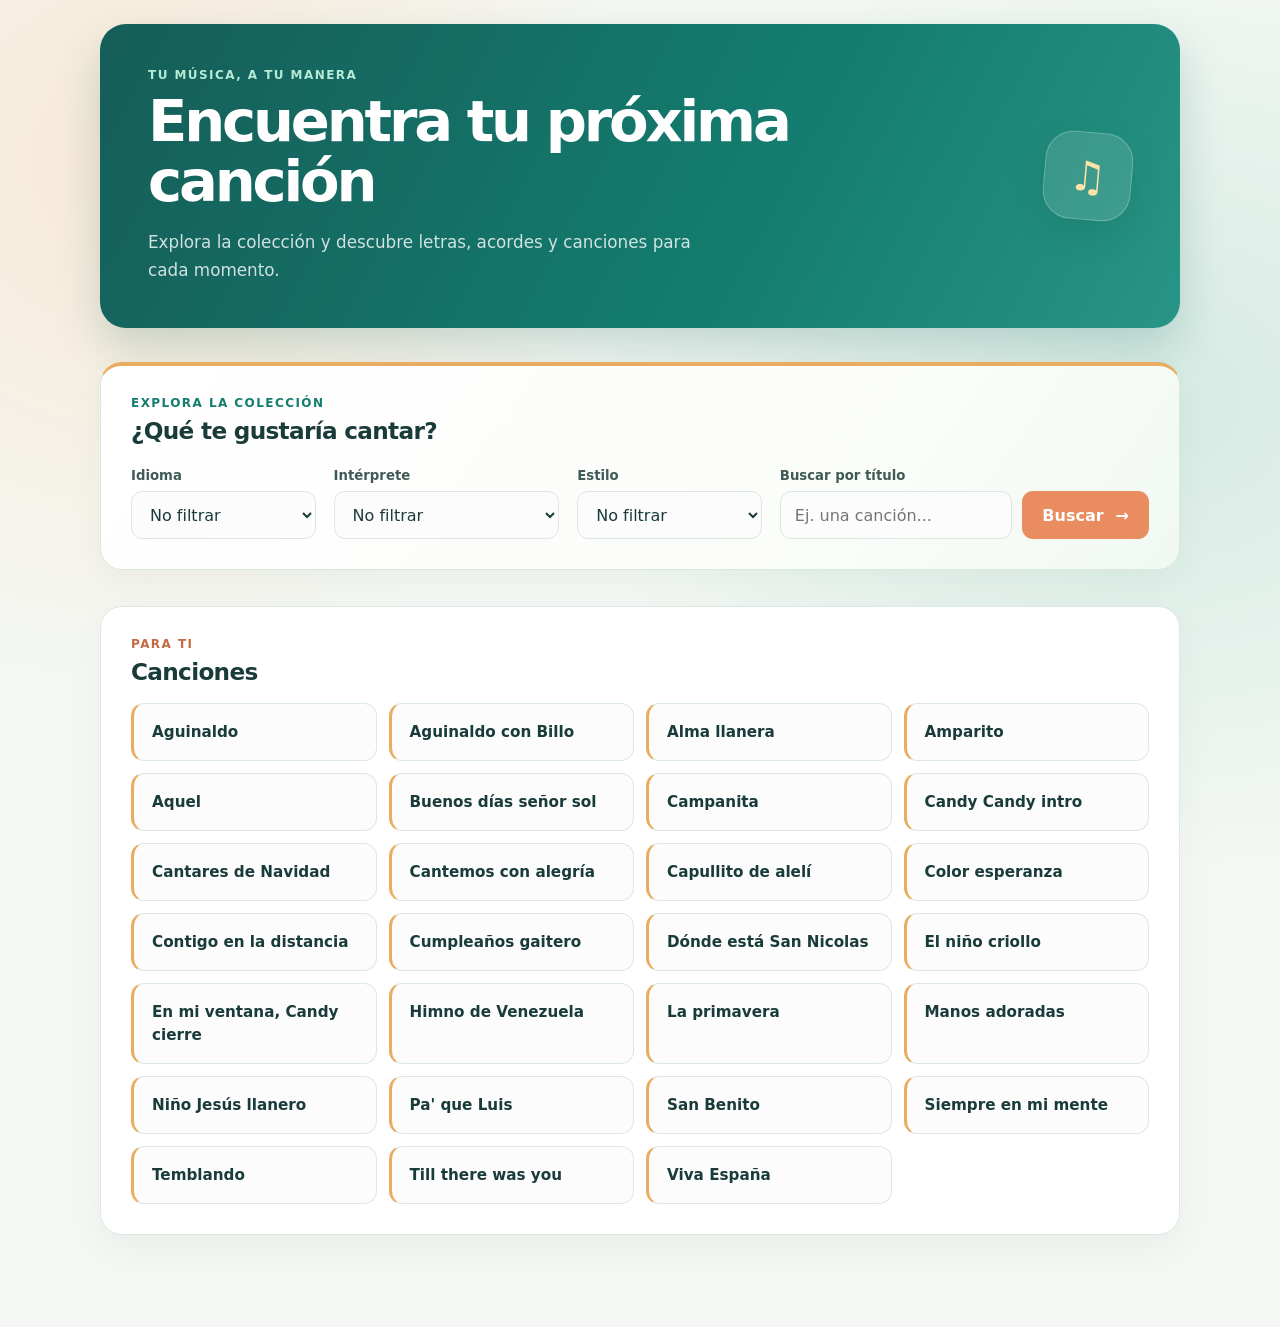
<file: index.html>
<!DOCTYPE html>
<html lang="es">
<head>
  <meta charset="UTF-8">
  <meta name="viewport" content="width=device-width, initial-scale=1">
  <title>Mis canciones</title>
  <link rel="stylesheet" href="style.css">
</head>
<body class="buscador-page">
  <header class="buscador-header">
    <div>
      <p class="buscador-eyebrow">Tu música, a tu manera</p>
      <h1>Encuentra tu próxima canción</h1>
      <p class="buscador-intro">Explora la colección y descubre letras, acordes y canciones para cada momento.</p>
    </div>
    <span class="buscador-nota" aria-hidden="true">♫</span>
  </header>

  <main class="buscador-main">
    <section class="filtros-panel" aria-labelledby="filtros-titulo">
      <div class="panel-heading">
        <div>
          <p class="panel-eyebrow">Explora la colección</p>
          <h2 id="filtros-titulo">¿Qué te gustaría cantar?</h2>
        </div>
      </div>

      <div class="filtros-grid">
        <div class="filtro-campo">
          <label for="idioma">Idioma</label>
          <select id="idioma">
            <option value="" selected>No filtrar</option>
          </select>
        </div>

        <div class="filtro-campo">
          <label for="interprete">Intérprete</label>
          <select id="interprete">
            <option value="" selected>No filtrar</option>
          </select>
        </div>

        <div class="filtro-campo">
          <label for="estilo">Estilo</label>
          <select id="estilo">
            <option value="" selected>No filtrar</option>
          </select>
        </div>

        <div class="filtro-campo filtro-busqueda">
          <label for="textoBusqueda">Buscar por título</label>
          <form id="formBusqueda" class="busqueda-controles">
            <input type="text" id="textoBusqueda" placeholder="Ej. una canción..." autocomplete="off">
            <button id="btnBuscar" type="submit">Buscar <span aria-hidden="true">→</span></button>
          </form>
        </div>
      </div>
    </section>

    <section class="resultados-panel" aria-labelledby="resultados-titulo">
      <div class="resultados-heading">
        <div>
          <p class="panel-eyebrow">Para ti</p>
          <h2 id="resultados-titulo">Canciones</h2>
        </div>
      </div>
      <div id="resultados"></div>
    </section>

    <section id="bloque_letra_audio" class="cancion-panel" aria-label="Letra y audio de la canción">
      <div id="bloque_letra"></div>
      <div id="bloque_audio"></div>
    </section>
  </main>

  <script src="canciones.js"></script>
</body>
</html>
</file>
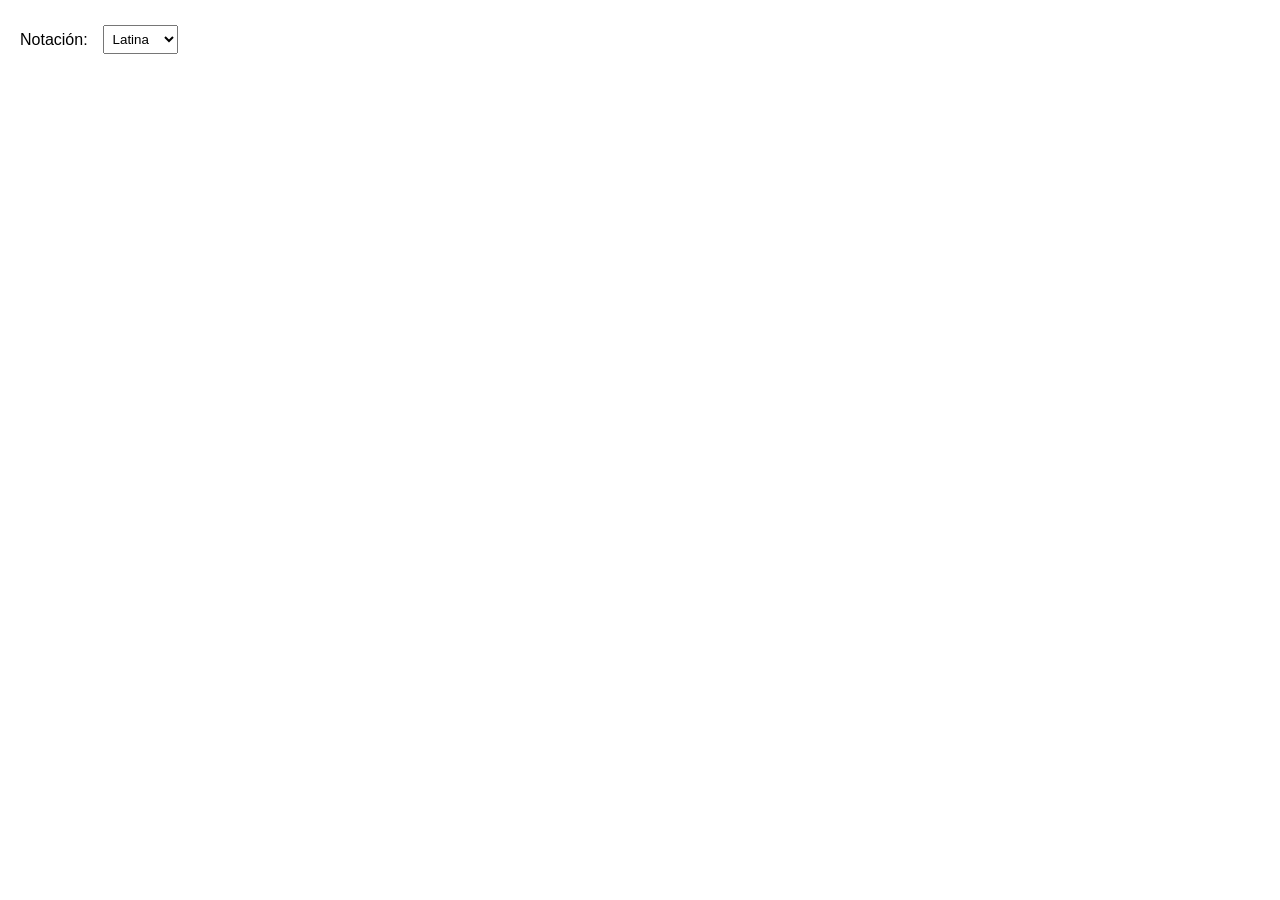
<file: cancion.html>
<!DOCTYPE html>
<html lang="es">
<head>
  <meta charset="UTF-8">
  <title>Mis canciones</title>
  <link rel="stylesheet" href="style.css">
</head>
<body>
  <div class="controles_cancion">
    <label for="notacion">Notación:</label>
    <select id="notacion">
      <option value="Inglesa">Inglesa</option>
      <option value="Latina" selected>Latina</option>
    </select>
    <div id="controles_cancion"></div>
  </div>

  <div id="bloque_letra_audio">
    <div id="bloque_letra"></div>
    <div id="bloque_audio"></div>
  </div>

  <script src="canciones.js"></script>
</body>
</html>
</file>
<file: style.css>
body { font-family: Arial, sans-serif; margin: 20px; }
select, button, input { margin: 5px; padding: 5px; }
input[type="text"] { width: 250px; }
h1 { color: darkblue; }

.cancion {border: 1px solid #ccc; border-radius: 8px; color: darkblue; margin: 0px;}
.result {margin: 0px;}
.result a { color: inherit; text-decoration: none; display: block; }
.result a:hover { text-decoration: underline; }
.controles_cancion, #controles_cancion { display: flex; align-items: center; gap: 10px; flex-wrap: wrap; }
#controles_cancion h3 { margin: 0; }
#letra { font-family: sans-serif; }

.letra_estrofa { line-height: 1.2; -webkit-text-size-adjust: none; text-size-adjust: none; margin-top: 0px; margin-bottom: 0px; white-space: pre;}/* Linea de estrofa */
.acorde_estrofa { font-size: 0.8em; color: red; line-height: 1.2; margin-top: 0px; margin-bottom: 0px; white-space: pre;}/* Acordes de estrofa */

.letra_estrib { line-height: 1.2; font-style: italic; font-weight: bold; -webkit-text-size-adjust: none; text-size-adjust: none; margin-top: 0px; margin-bottom: 0px; background-color: rgb(220, 220, 220); white-space: pre;}/* Linea de estribillo */
.acorde_estrib { font-size: 0.8em; color: red; line-height: 1.2; margin-top: 0px; margin-bottom: 0px; background-color: rgb(220, 220, 220); white-space: pre;}/* Acordes de estribillo */

.buscador-page {
  --tinta: #193b3a;
  --tinta-suave: #657b78;
  --verde: #147d70;
  --coral: #e98d60;
  --borde: #dce8e2;
  --superficie: #ffffff;
  min-height: 100vh;
  margin: 0;
  padding: 0 24px 64px;
  box-sizing: border-box;
  color: var(--tinta);
  background:
    radial-gradient(ellipse at 10% 12%, rgba(251, 220, 187, .5), transparent 32rem),
    radial-gradient(ellipse at 90% 30%, rgba(186, 225, 214, .55), transparent 36rem),
    #f4f7f3;
  font-family: Inter, ui-sans-serif, system-ui, -apple-system, BlinkMacSystemFont, "Segoe UI", sans-serif;
}

.buscador-page *,
.buscador-page *::before,
.buscador-page *::after { box-sizing: border-box; }

.buscador-header {
  max-width: 1080px;
  min-height: 250px;
  margin: 24px auto 34px;
  padding: 44px 48px;
  display: flex;
  align-items: center;
  justify-content: space-between;
  gap: 24px;
  overflow: hidden;
  border-radius: 26px;
  background: linear-gradient(118deg, #155d58 0%, #147d70 62%, #299586 100%);
  box-shadow: 0 20px 45px rgba(21, 93, 88, .2);
}

.buscador-eyebrow,
.panel-eyebrow {
  margin: 0 0 10px;
  color: var(--verde);
  font-size: .75rem;
  font-weight: 750;
  letter-spacing: .12em;
  text-transform: uppercase;
}

.buscador-header .buscador-eyebrow { color: #b7ead5; }

.buscador-header h1 {
  max-width: 700px;
  margin: 0;
  color: #fff;
  font-size: clamp(2.2rem, 5vw, 3.6rem);
  font-weight: 760;
  letter-spacing: -.055em;
  line-height: 1.05;
}

.buscador-intro {
  max-width: 570px;
  margin: 16px 0 0;
  color: rgba(255, 255, 255, .8);
  font-size: 1.05rem;
  line-height: 1.65;
}

.buscador-nota {
  width: 88px;
  height: 88px;
  flex: 0 0 88px;
  display: grid;
  place-items: center;
  border: 1px solid rgba(255, 255, 255, .24);
  border-radius: 28px;
  color: #ffe2a8;
  background: rgba(255, 255, 255, .12);
  box-shadow: 0 14px 35px rgba(12, 57, 52, .12);
  font-size: 2.6rem;
  transform: rotate(5deg);
}

.buscador-main { max-width: 1080px; margin: 0 auto; }

.filtros-panel,
.resultados-panel {
  padding: 30px;
  border: 1px solid var(--borde);
  border-radius: 22px;
  background: var(--superficie);
  box-shadow: 0 12px 35px rgba(34, 64, 54, .045);
}

.filtros-panel { margin-bottom: 36px; }

.filtros-panel {
  border-color: #d9e8dd;
  border-top: 4px solid #e8ad61;
  background: linear-gradient(125deg, #fff 0%, #fbfdf9 68%, #f1f8f2 100%);
}

.panel-heading,
.resultados-heading { margin-bottom: 24px; }

.panel-heading h2,
.resultados-heading h2 {
  margin: 0;
  color: var(--tinta);
  font-size: 1.45rem;
  letter-spacing: -.03em;
}

.panel-eyebrow { margin-bottom: 7px; }

.filtros-grid {
  display: grid;
  grid-template-columns: minmax(130px, .9fr) minmax(150px, 1.1fr) minmax(130px, .9fr) minmax(280px, 1.8fr);
  gap: 18px;
  align-items: end;
}

.filtro-campo { min-width: 0; }

.filtro-campo label {
  display: block;
  margin: 0 0 8px;
  color: #405b57;
  font-size: .83rem;
  font-weight: 650;
}

.buscador-page select,
.buscador-page input[type="text"] {
  width: 100%;
  min-height: 48px;
  margin: 0;
  padding: 0 14px;
  border: 1px solid #dce6e2;
  border-radius: 11px;
  outline: none;
  color: var(--tinta);
  background: #fbfcfb;
  font: inherit;
  transition: border-color .18s ease, box-shadow .18s ease, background .18s ease;
}

.buscador-page select:focus,
.buscador-page input[type="text"]:focus {
  border-color: #57a99a;
  background: #fff;
  box-shadow: 0 0 0 4px rgba(20, 125, 112, .11);
}

.filtro-busqueda { min-width: 0; }

.busqueda-controles { display: flex; gap: 10px; }

.busqueda-controles input { min-width: 0; flex: 1; }

.buscador-page button {
  min-height: 48px;
  margin: 0;
  padding: 0 20px;
  display: inline-flex;
  align-items: center;
  justify-content: center;
  gap: 12px;
  border: 0;
  border-radius: 11px;
  color: white;
  background: var(--coral);
  font: inherit;
  font-weight: 700;
  cursor: pointer;
  transition: background .18s ease, transform .18s ease, box-shadow .18s ease;
}

.buscador-page button:hover {
  background: #d9794d;
  box-shadow: 0 7px 16px rgba(217, 121, 77, .25);
  transform: translateY(-1px);
}

.buscador-page button:focus-visible,
.buscador-page a:focus-visible {
  outline: 3px solid rgba(20, 125, 112, .35);
  outline-offset: 3px;
}

.resultados-panel { margin-bottom: 28px; }

.resultados-heading { margin-bottom: 18px; }

.resultados-heading .panel-eyebrow { color: #c46b43; }

.buscador-page #resultados {
  display: grid;
  grid-template-columns: repeat(auto-fill, minmax(min(100%, 240px), 1fr));
  gap: 12px;
}

.buscador-page .cancion {
  margin: 0;
  overflow: hidden;
  border: 1px solid var(--borde);
  border-left: 3px solid #e8ad61;
  border-radius: 13px;
  color: var(--tinta);
  background: #fbfcfb;
  transition: border-color .18s ease, box-shadow .18s ease, transform .18s ease;
}

.buscador-page .cancion:hover {
  border-color: #b6d6cb;
  box-shadow: 0 8px 18px rgba(34, 83, 68, .08);
  transform: translateY(-2px);
}

.buscador-page .result { margin: 0; font-size: .95rem; }

.buscador-page .result a {
  padding: 17px 18px;
  color: inherit;
  line-height: 1.45;
}

.buscador-page .result a:hover { color: var(--verde); text-decoration: none; }

.buscador-page #bloque_letra_audio {
  display: grid;
  grid-template-columns: minmax(0, 1fr) minmax(220px, .42fr);
  gap: 24px;
  align-items: start;
}

.buscador-page #bloque_letra_audio:has(#bloque_letra:empty):has(#bloque_audio:empty) { display: none; }

.buscador-page #bloque_letra,
.buscador-page #bloque_audio {
  min-width: 0;
  padding: 24px;
  border: 1px solid var(--borde);
  border-radius: 18px;
  background: var(--superficie);
  box-shadow: 0 12px 35px rgba(34, 64, 54, .045);
}

.buscador-page #bloque_letra:empty,
.buscador-page #bloque_audio:empty { display: none; }

.buscador-page #titulo { margin-top: 0; color: var(--tinta); }

.buscador-page audio { width: 100%; max-width: 100%; }

@media (max-width: 680px) {
  .buscador-page { padding: 0 16px 40px; }
  .buscador-header { min-height: auto; margin: 16px auto 24px; padding: 34px 25px; border-radius: 21px; }
  .buscador-nota { width: 58px; height: 58px; flex-basis: 58px; border-radius: 19px; font-size: 1.8rem; }
  .buscador-intro { font-size: .95rem; }
  .filtros-panel,
  .resultados-panel { padding: 22px 18px; border-radius: 17px; }
  .filtros-grid { grid-template-columns: 1fr; gap: 14px; }
  .filtro-busqueda { grid-column: auto; }
  .busqueda-controles { flex-wrap: wrap; }
  .buscador-page button { flex: 1; }
  .buscador-page #bloque_letra_audio { grid-template-columns: 1fr; }
  .buscador-page #bloque_letra,
  .buscador-page #bloque_audio { padding: 20px 16px; }
}

@media (min-width: 681px) and (max-width: 900px) {
  .filtros-grid { grid-template-columns: repeat(2, minmax(0, 1fr)); }
  .filtro-busqueda { grid-column: 1 / -1; }
}
</file>
